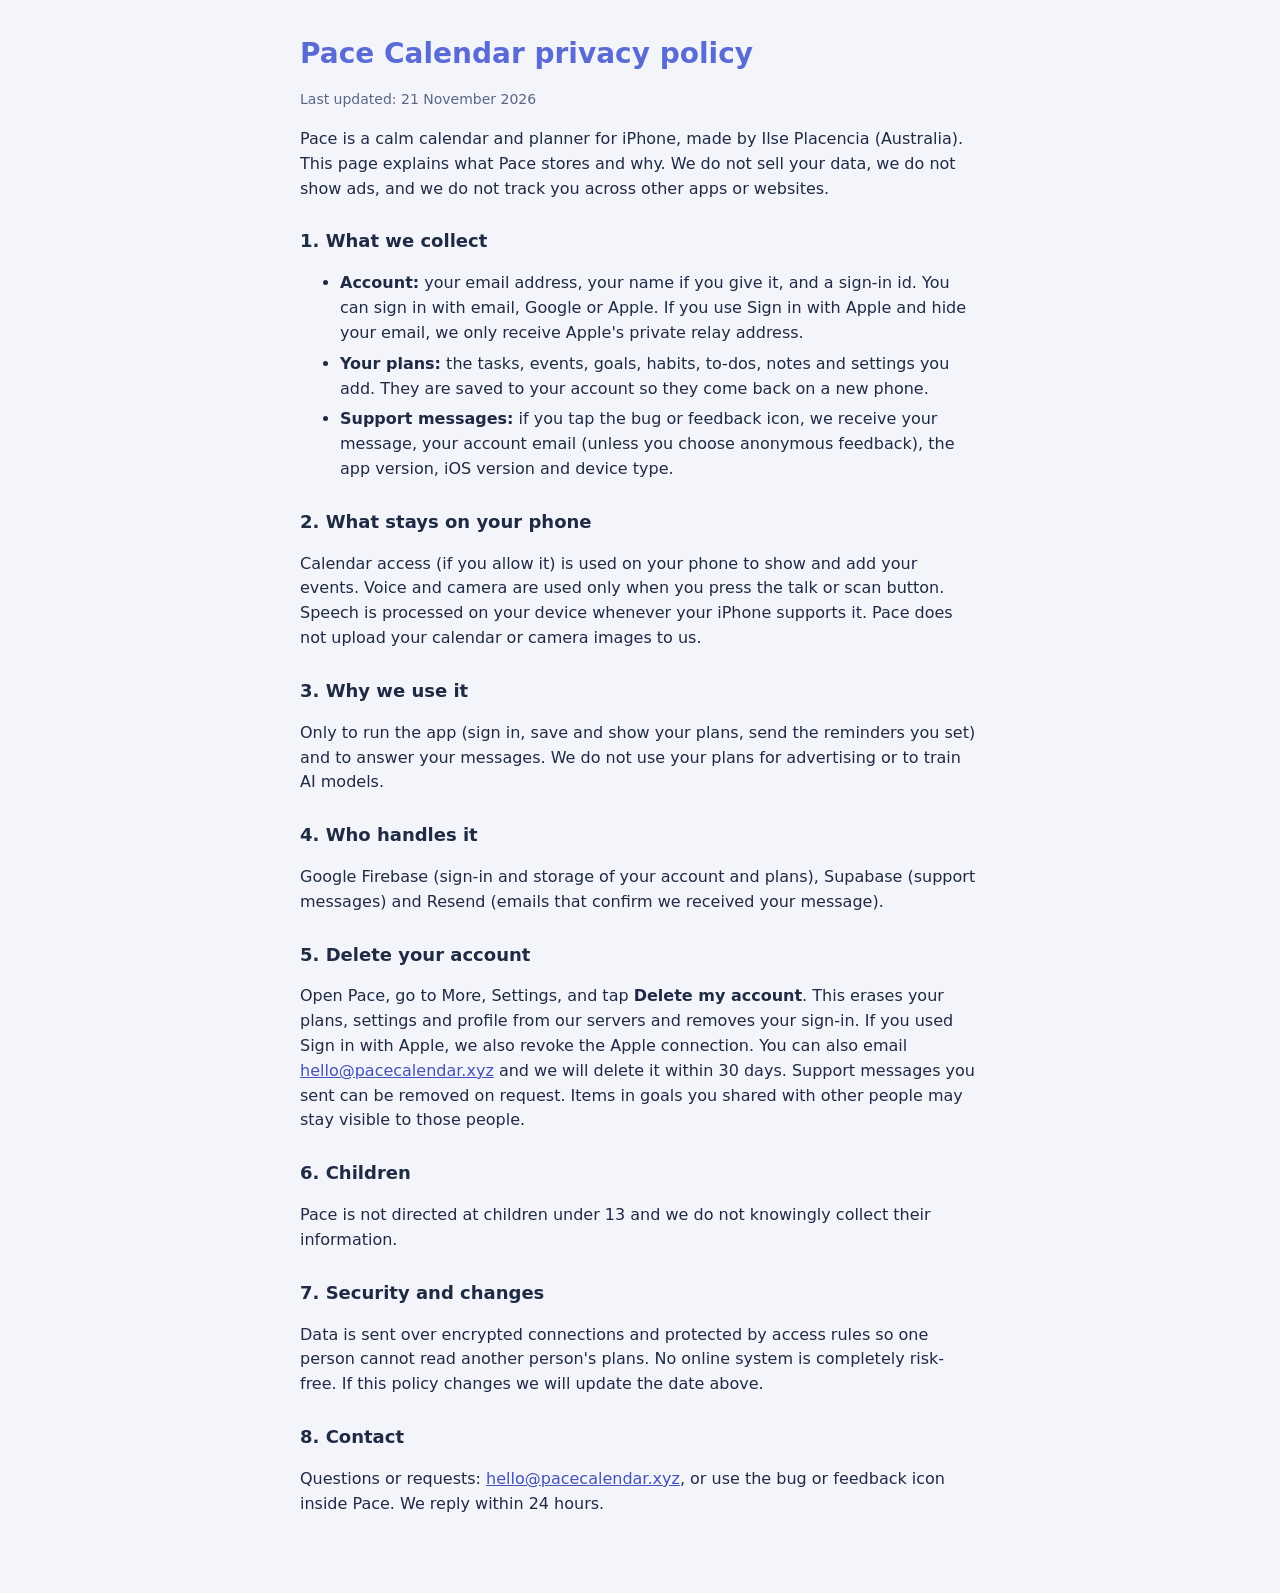
<file: privacy.html>
<!doctype html><html lang="en-AU"><head><meta charset="utf-8"><meta name="viewport" content="width=device-width,initial-scale=1"><title>Pace Calendar Privacy Policy</title><link rel="stylesheet" href="style.css"></head><body><main>
<h1>Pace Calendar privacy policy</h1><p class="s">Last updated: 21 November 2026</p>
<p>Pace is a calm calendar and planner for iPhone, made by Ilse Placencia (Australia). This page explains what Pace stores and why. We do not sell your data, we do not show ads, and we do not track you across other apps or websites.</p>
<h2>1. What we collect</h2><ul>
<li><b>Account:</b> your email address, your name if you give it, and a sign-in id. You can sign in with email, Google or Apple. If you use Sign in with Apple and hide your email, we only receive Apple's private relay address.</li>
<li><b>Your plans:</b> the tasks, events, goals, habits, to-dos, notes and settings you add. They are saved to your account so they come back on a new phone.</li>
<li><b>Support messages:</b> if you tap the bug or feedback icon, we receive your message, your account email (unless you choose anonymous feedback), the app version, iOS version and device type.</li></ul>
<h2>2. What stays on your phone</h2><p>Calendar access (if you allow it) is used on your phone to show and add your events. Voice and camera are used only when you press the talk or scan button. Speech is processed on your device whenever your iPhone supports it. Pace does not upload your calendar or camera images to us.</p>
<h2>3. Why we use it</h2><p>Only to run the app (sign in, save and show your plans, send the reminders you set) and to answer your messages. We do not use your plans for advertising or to train AI models.</p>
<h2>4. Who handles it</h2><p>Google Firebase (sign-in and storage of your account and plans), Supabase (support messages) and Resend (emails that confirm we received your message).</p>
<h2>5. Delete your account</h2><p>Open Pace, go to More, Settings, and tap <b>Delete my account</b>. This erases your plans, settings and profile from our servers and removes your sign-in. If you used Sign in with Apple, we also revoke the Apple connection. You can also email <a href="mailto:hello@pacecalendar.xyz">hello@pacecalendar.xyz</a> and we will delete it within 30 days. Support messages you sent can be removed on request. Items in goals you shared with other people may stay visible to those people.</p>
<h2>6. Children</h2><p>Pace is not directed at children under 13 and we do not knowingly collect their information.</p>
<h2>7. Security and changes</h2><p>Data is sent over encrypted connections and protected by access rules so one person cannot read another person's plans. No online system is completely risk-free. If this policy changes we will update the date above.</p>
<h2>8. Contact</h2><p>Questions or requests: <a href="mailto:hello@pacecalendar.xyz">hello@pacecalendar.xyz</a>, or use the bug or feedback icon inside Pace. We reply within 24 hours.</p>
</main></body></html>
</file>
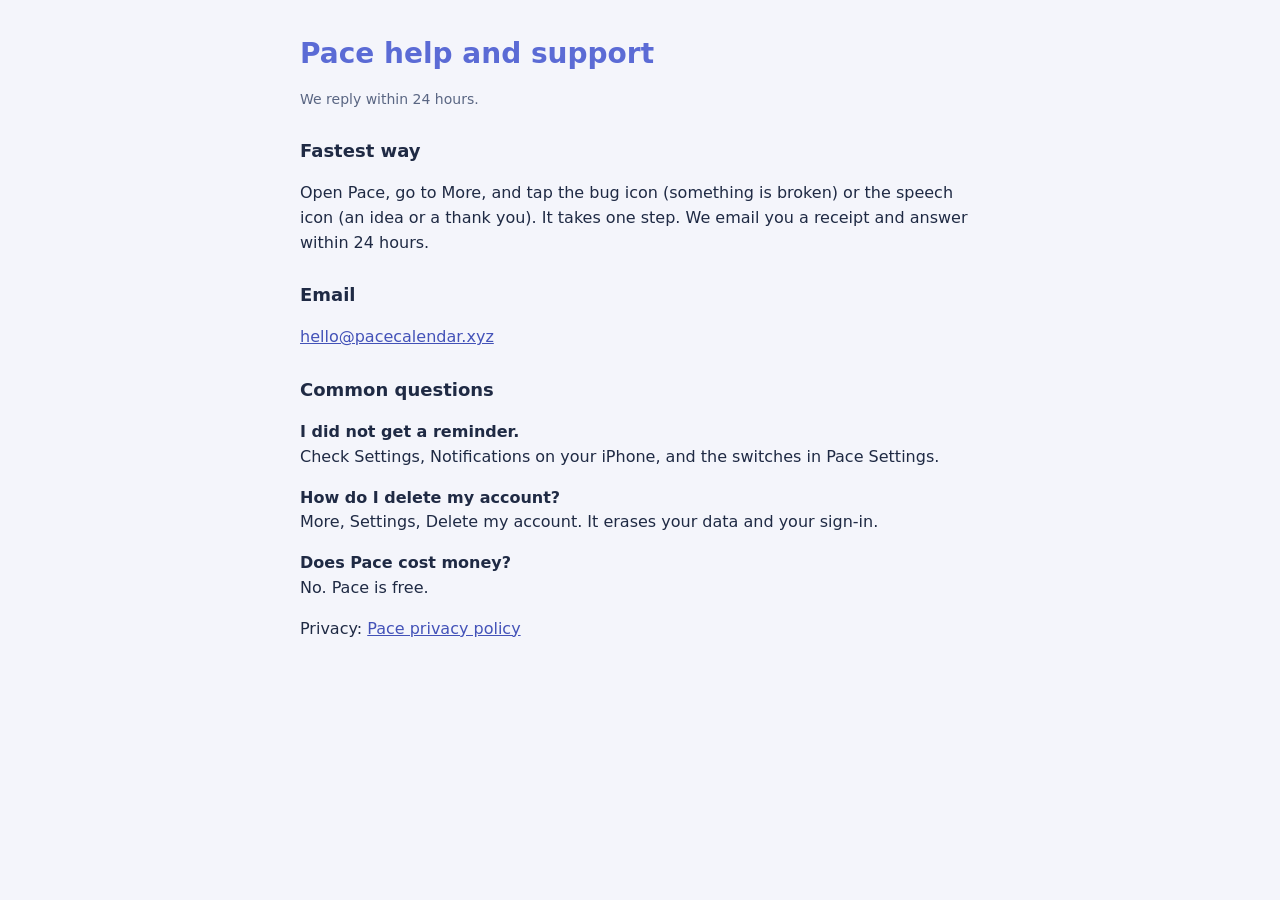
<file: support.html>
<!doctype html><html lang="en-AU"><head><meta charset="utf-8"><meta name="viewport" content="width=device-width,initial-scale=1"><title>Pace Calendar Support</title><link rel="stylesheet" href="style.css"></head><body><main>
<h1>Pace help and support</h1><p class="s">We reply within 24 hours.</p>
<h2>Fastest way</h2><p>Open Pace, go to More, and tap the bug icon (something is broken) or the speech icon (an idea or a thank you). It takes one step. We email you a receipt and answer within 24 hours.</p>
<h2>Email</h2><p><a href="mailto:hello@pacecalendar.xyz">hello@pacecalendar.xyz</a></p>
<h2>Common questions</h2>
<p><b>I did not get a reminder.</b><br>Check Settings, Notifications on your iPhone, and the switches in Pace Settings.</p>
<p><b>How do I delete my account?</b><br>More, Settings, Delete my account. It erases your data and your sign-in.</p>
<p><b>Does Pace cost money?</b><br>No. Pace is free.</p>
<p>Privacy: <a href="privacy.html">Pace privacy policy</a></p>
</main></body></html>
</file>
<file: style.css>
body{font-family:-apple-system,system-ui,Helvetica,Arial,sans-serif;background:#F4F5FB;color:#1F2A44;margin:0;line-height:1.55}
main{max-width:680px;margin:0 auto;padding:32px 20px 60px}
h1{color:#5B6BD5;font-size:28px;margin:0 0 6px}h2{font-size:18px;margin:26px 0 6px}
a{color:#4352B8}.s{color:#5a6683;font-size:14px}
li{margin:6px 0}
</file>
